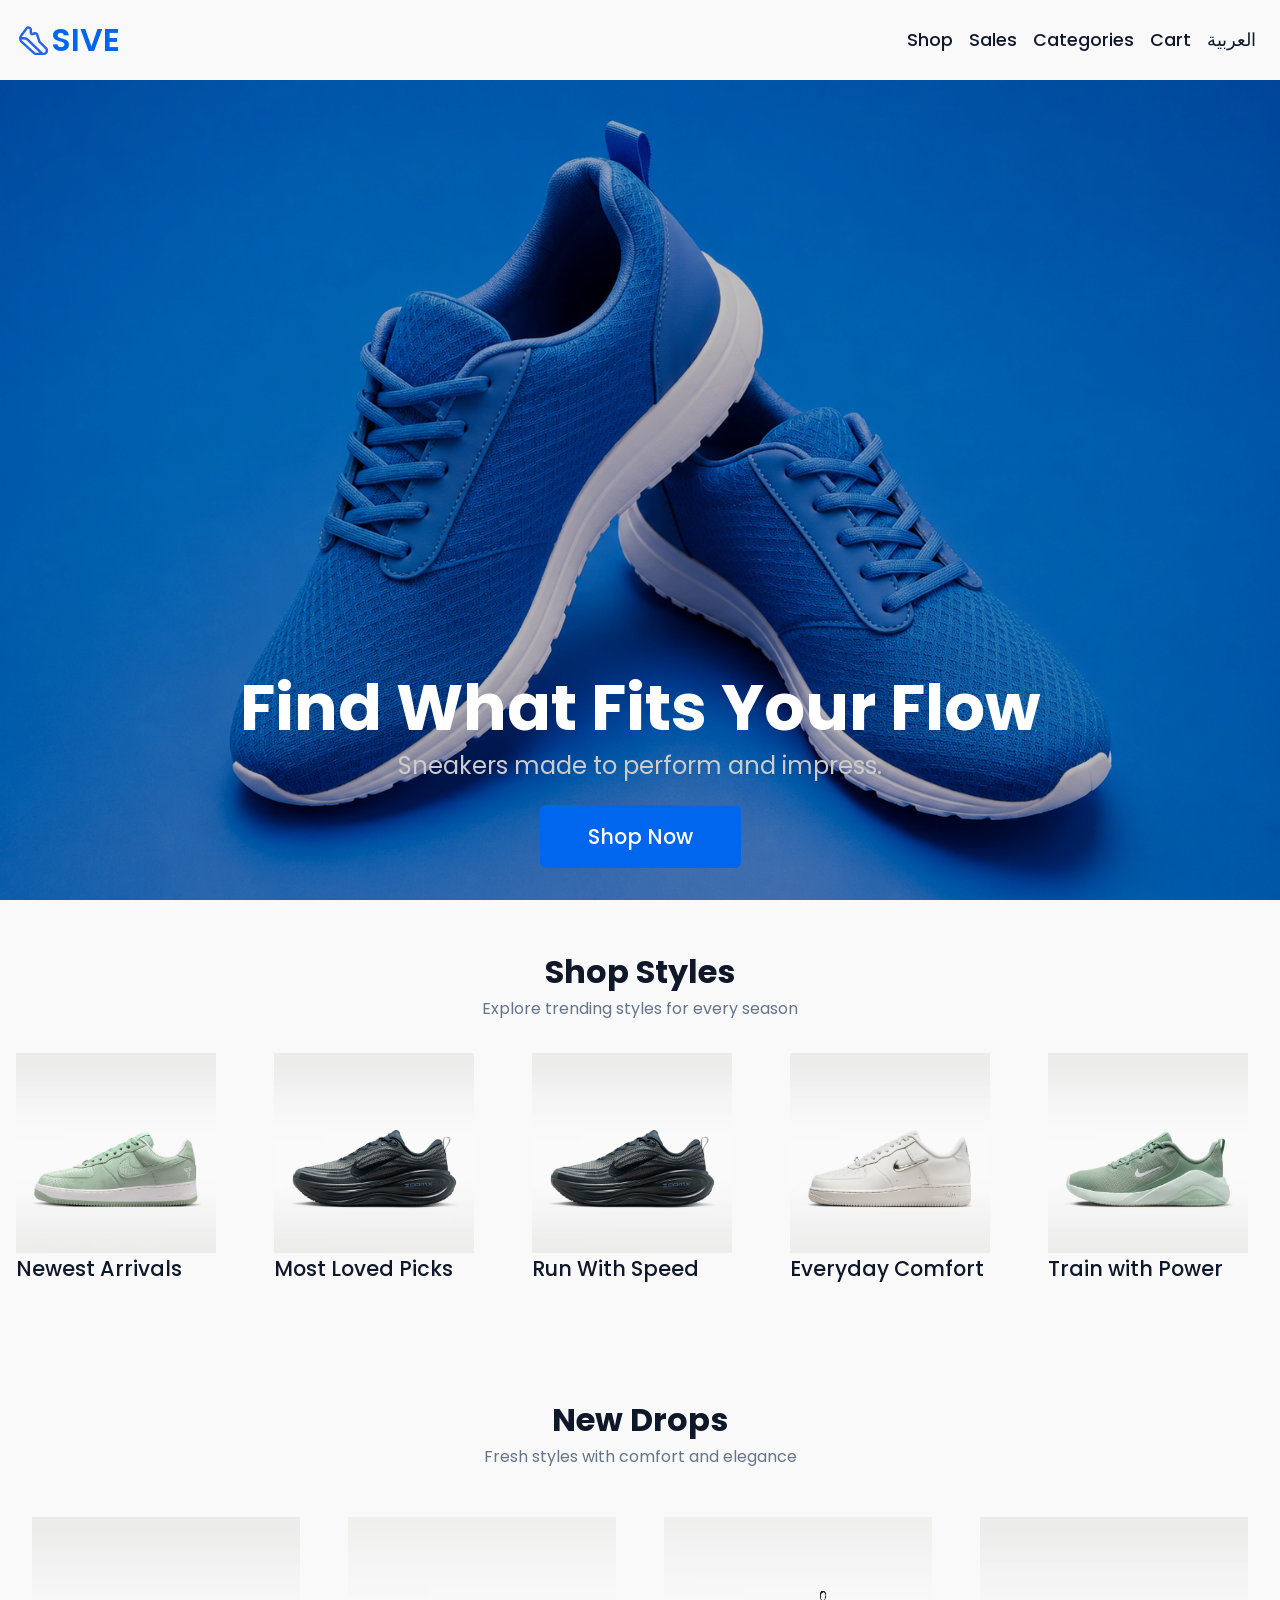
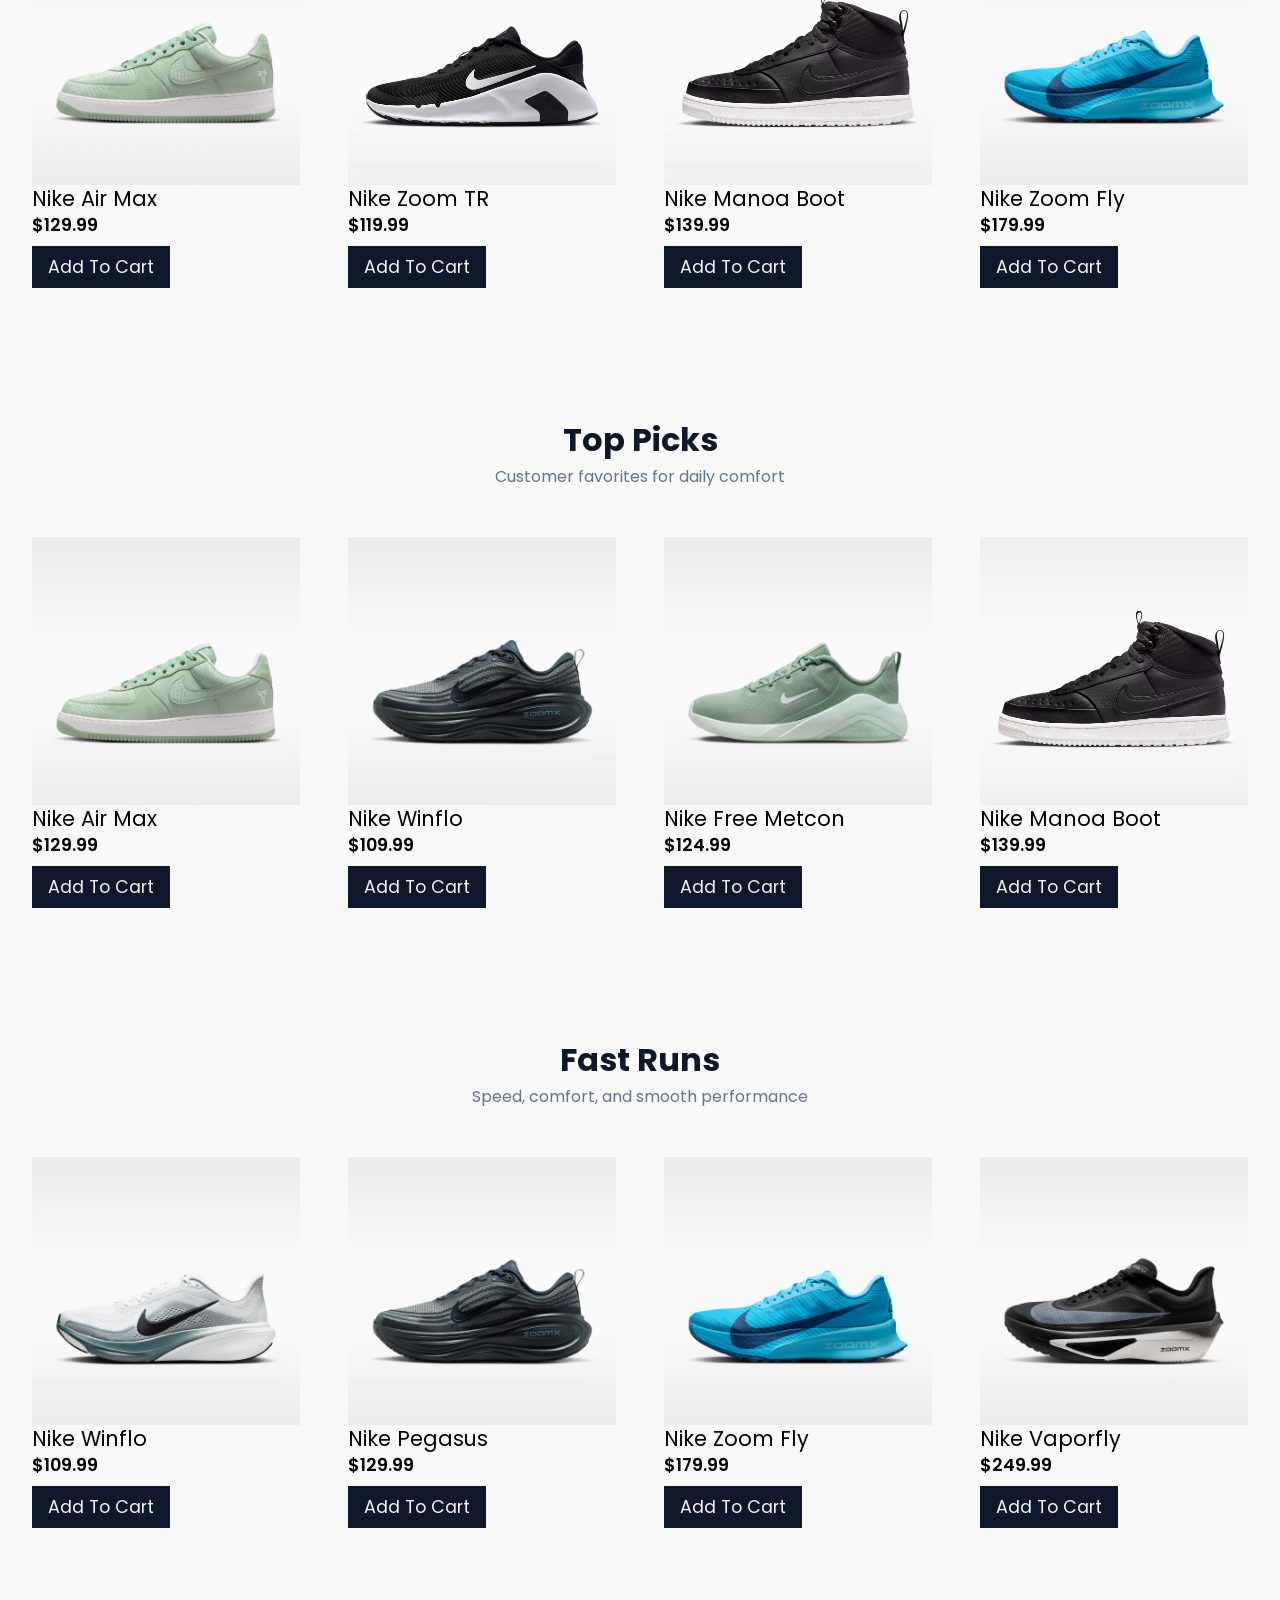
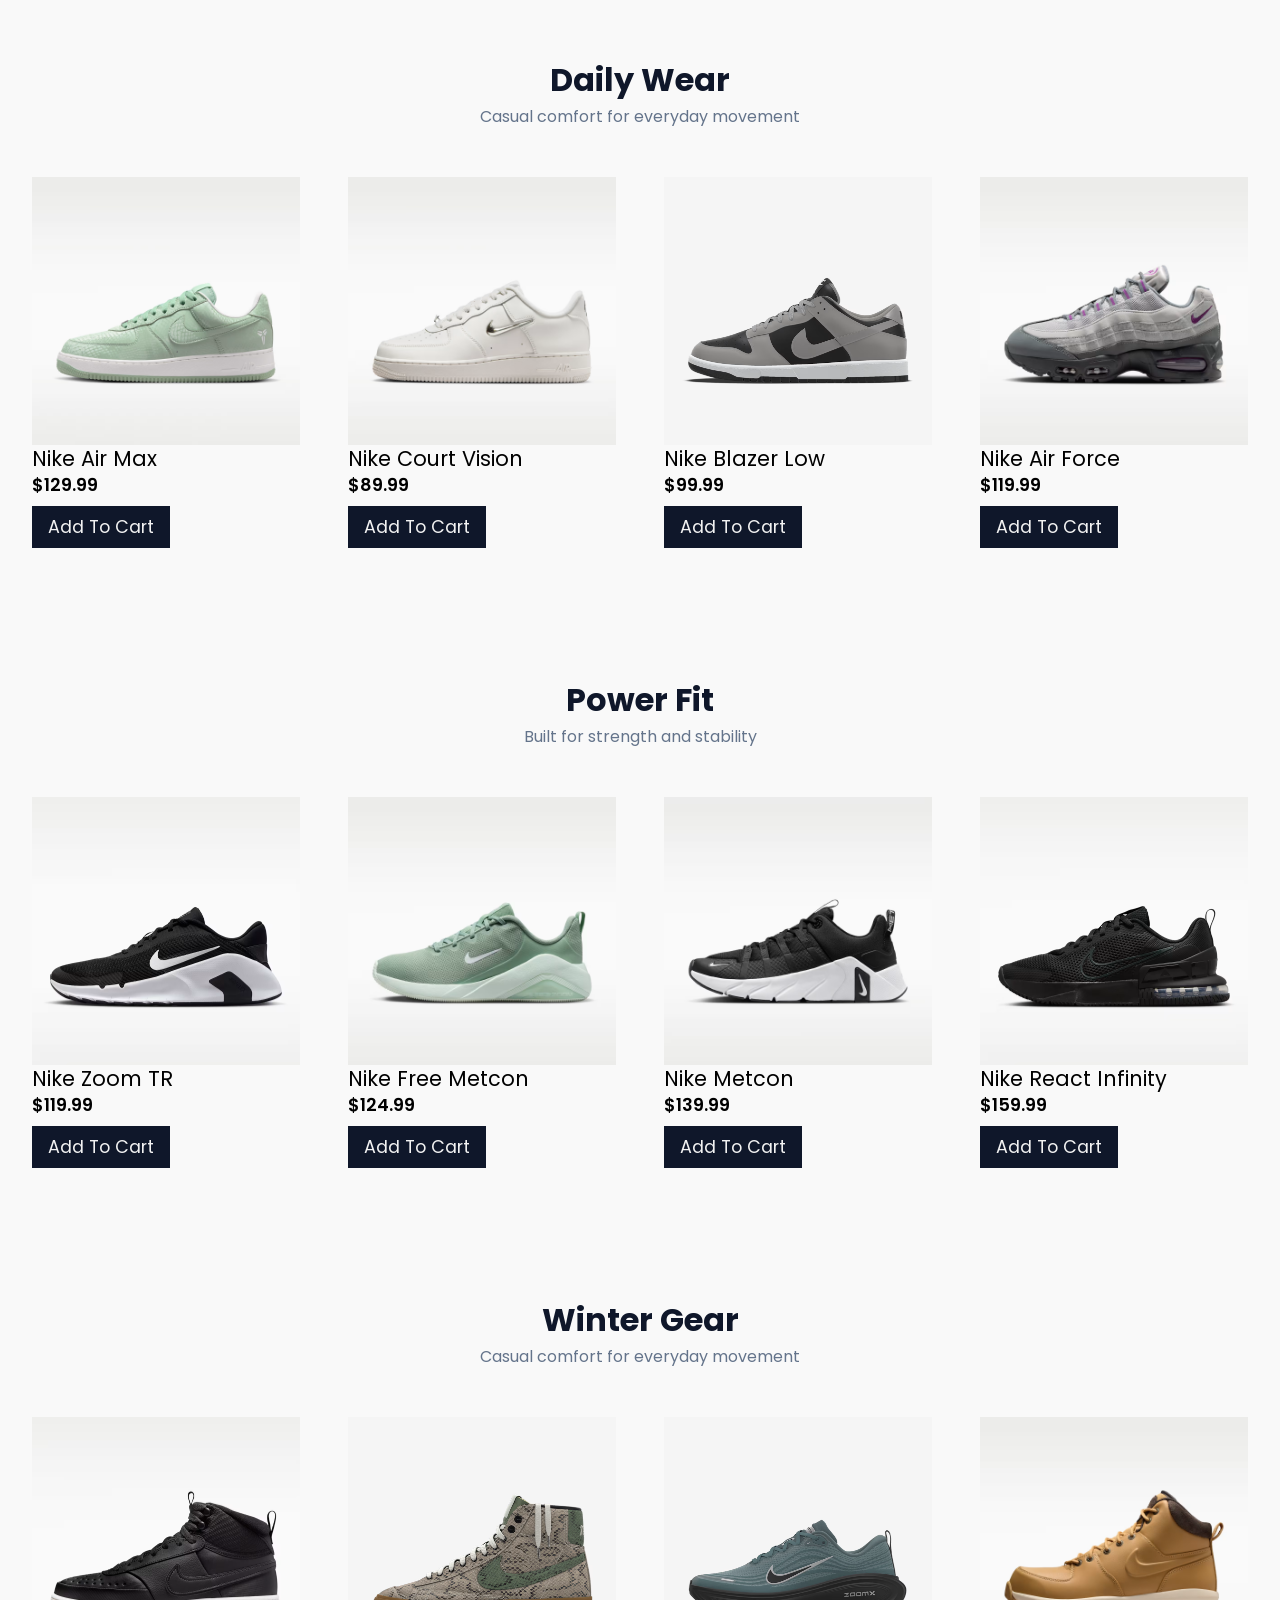
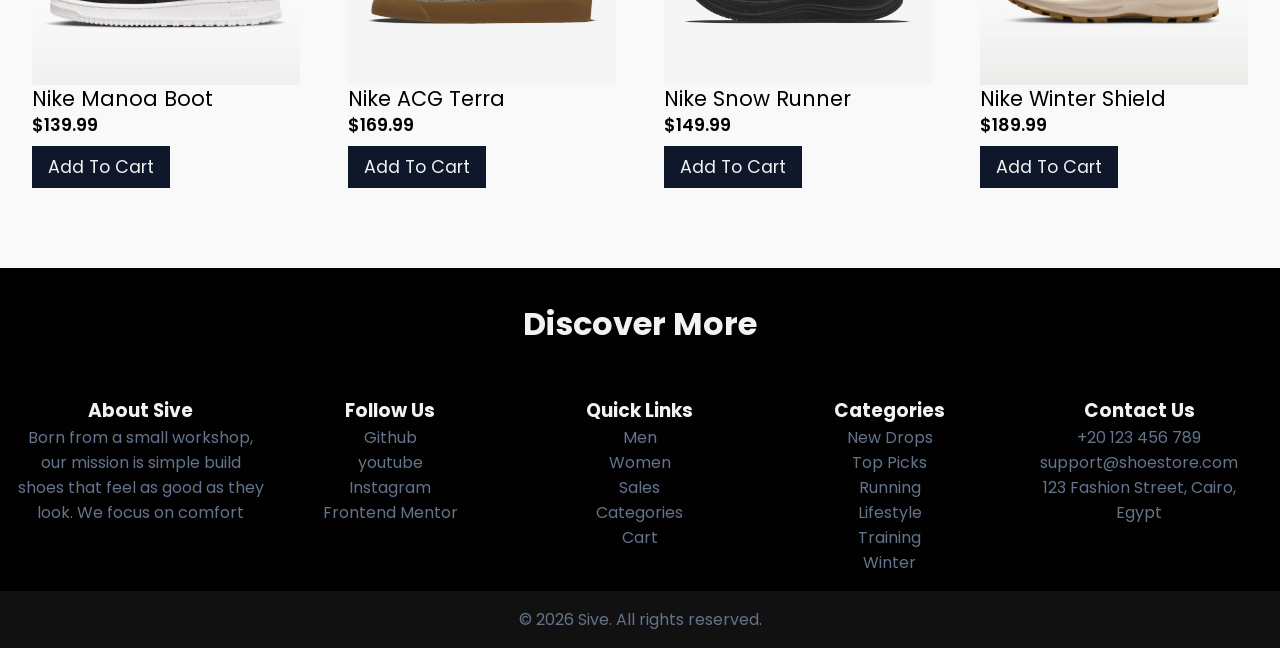
<file: index.html>
<!doctype html>
<html lang="en">
  <head>
    <meta charset="UTF-8" />
    <meta name="viewport" content="width=device-width, initial-scale=1.0" />
    <title>Sive</title>
    <link
      rel="icon"
      href="Images/favicon.png"
      type="image/png"
      sizes="100x100"
    />
    <link rel="stylesheet" href="style.css" />
  </head>
  <body>
    <header>
      <div class="container">
        <div class="logo">
          <svg
            xmlns="http://www.w3.org/2000/svg"
            height="35px"
            viewBox="0 -960 960 960"
            width="35px"
            fill="#2563eb"
          >
            <path
              d="M216-573.33q37 0 71.33 13.66 34.34 13.67 62 39.34L740-146.67h20q22.67 0 38-15.33 15.33-15.33 15.33-38 0-10.13-1.91-21.53-1.92-11.4-13.42-22.8l-181-181L542.67-648l-86 21.33q-32 8-57.67-11.66Q373.33-658 373.33-691v-92.67L328-806.33 160-581q-1.67 1.67-2.67 3.5t-2.66 4.17H216Zm0 66.66h-67.33q3 9.67 8.5 17.79T170-474l333.33 303q13 12.33 29 18.33 16 6 33.67 6h77.33l-339.66-325q-17.67-17-40.47-26-22.81-9-47.2-9ZM566-80q-30 0-57-11t-50-31L134-417q-46-42-51.5-103T114-631l154-206q17-23 45.5-30.5T368-861l28 14q21 11 32.5 30t11.5 42v84l74-19q30-8 58 7.5t38 44.5l65 196 170 170q20 20 27.5 43t7.5 49q0 50-35 85t-85 35H566Z"
            />
          </svg>
          <a href="#" class="brand-name" id="logo">Sive</a>
        </div>
            
        <input type="checkbox" id="menu-toggle" />
        <label for="menu-toggle" class="menu-btn">
          <span></span>
          <span></span>
          <span></span>
        </label>

        <ul class="nav">
          <li><a href="#toprated">Shop</a></li>
          <li><a href="#">Sales</a></li>
          <li><a href="#categories">Categories</a></li>
          <li><a href="#">Cart</a></li>
          <li><a href="arabic.html">العربية</a></li>
        </ul>
      </div>
    </header>

    <div class="hero">
      <div class="container">
        <h1>Find What Fits Your Flow</h1>
        <p>Sneakers made to perform and impress.</p>
        <button type="button" class="hero-cta">Shop Now</button>
      </div>
    </div>

    <main>
      <section id="categories" class="categories">
        <div class="container">
          <h2 class="section-title" id="categories">Shop Styles</h2>
          <p class="section-desc">Explore trending styles for every season</p>

          <div class="categories-grid">
            <a href="#latest" class="category-card">
              <img src="Images/casual1.avif" alt="Running Shoes" />
              <h2>Newest Arrivals</h2>
            </a>

            <a href="#toprated" class="category-card">
              <img src="Images/running2.avif" alt="Running Shoes" />
              <h2>Most Loved Picks</h2>
            </a>

            <a href="#running" class="category-card">
              <img src="Images/running2.avif" alt="Running Shoes" />
              <h2>Run With Speed</h2>
            </a>

            <a href="#casual" class="category-card">
              <img src="Images/casual2.avif" alt="Casual Shoes" />
              <h2>Everyday Comfort</h2>
            </a>

            <a href="#training" class="category-card">
              <img src="Images/gym1.webp" alt="Training Shoes" />
              <h2>Train with Power</h2>
            </a>

            <a href="#winter" class="category-card">
              <img src="Images/winter2.avif" alt="Winter Shoes" />
              <h2>Cold Weather Style</h2>
            </a>
          </div>
        </div>
      </section>

      <div class="product-section latest" id="latest">
        <div class="container">
          <h2>New Drops</h2>
          <p class="section-desc">Fresh styles with comfort and elegance</p>

          <div class="products-grid">
            <div class="product-card">
              <img src="Images/casual1.avif" alt="Lifestyle Shoes" />
              <h3>Nike Air Max</h3>

              <p class="product-price">$129.99</p>
              <button type="button" class="add-to-cart-btn">Add to Cart</button>
            </div>

            <div class="product-card">
              <img src="Images/gym4.avif" alt="Training Shoes" />
              <h3>Nike Zoom TR</h3>

              <p class="product-price">$119.99</p>
              <button type="button" class="add-to-cart-btn">Add to Cart</button>
            </div>

            <div class="product-card">
              <img src="Images/winter1.avif" alt="Winter Shoes" />
              <h3>Nike Manoa Boot</h3>

              <p class="product-price">$139.99</p>
              <button type="button" class="add-to-cart-btn">Add to Cart</button>
            </div>

            <div class="product-card">
              <img src="Images/running3.avif" alt="" />
              <h3>Nike Zoom Fly</h3>

              <p class="product-price">$179.99</p>
              <button type="button" class="add-to-cart-btn">Add to Cart</button>
            </div>
          </div>
        </div>
      </div>

      <div class="product-section top-rated" id="toprated">
        <div class="container">
          <h2>Top Picks</h2>
          <p class="section-desc">Customer favorites for daily comfort</p>

          <div class="products-grid">
            <div class="product-card">
              <img src="Images/casual1.avif" alt="Lifestyle Shoes" />
              <h3>Nike Air Max</h3>

              <p class="product-price">$129.99</p>
              <button type="button" class="add-to-cart-btn">Add to Cart</button>
            </div>

            <div class="product-card">
              <img src="Images/running2.avif" alt="Running Shoes" />
              <h3>Nike Winflo</h3>

              <p class="product-price">$109.99</p>
              <button type="button" class="add-to-cart-btn">Add to Cart</button>
            </div>

            <div class="product-card">
              <img src="Images/gym1.webp" alt="Training Shoes" />
              <h3>Nike Free Metcon</h3>

              <p class="product-price">$124.99</p>
              <button type="button" class="add-to-cart-btn">Add to Cart</button>
            </div>

            <div class="product-card">
              <img src="Images/winter1.avif" alt="Winter Shoes" />
              <h3>Nike Manoa Boot</h3>

              <p class="product-price">$139.99</p>
              <button type="button" class="add-to-cart-btn">Add to Cart</button>
            </div>
          </div>
        </div>
      </div>

      <div class="product-section running" id="running">
        <div class="container">
          <h2>Fast Runs</h2>
          <p class="section-desc">Speed, comfort, and smooth performance</p>

          <div class="products-grid">
            <div class="product-card">
              <img src="Images/running1.avif" alt="Running Shoes" />
              <h3>Nike Winflo</h3>

              <p class="product-price">$109.99</p>
              <button type="button" class="add-to-cart-btn">Add to Cart</button>
            </div>

            <div class="product-card">
              <img src="Images/running2.avif" alt="Running Shoes" />
              <h3>Nike Pegasus</h3>

              <p class="product-price">$129.99</p>
              <button type="button" class="add-to-cart-btn">Add to Cart</button>
            </div>

            <div class="product-card">
              <img src="Images/running3.avif" alt="Running Shoes" />
              <h3>Nike Zoom Fly</h3>

              <p class="product-price">$179.99</p>
              <button type="button" class="add-to-cart-btn">Add to Cart</button>
            </div>

            <div class="product-card">
              <img src="Images/running4.avif" alt="Running Shoes" />
              <h3>Nike Vaporfly</h3>

              <p class="product-price">$249.99</p>
              <button type="button" class="add-to-cart-btn">Add to Cart</button>
            </div>
          </div>
        </div>
      </div>

      <div class="product-section casual" id="casual">
        <div class="container">
          <h2>Daily Wear</h2>
          <p class="section-desc">Casual comfort for everyday movement</p>

          <div class="products-grid">
            <div class="product-card">
              <img src="Images/casual1.avif" alt="Casual Shoes" />
              <h3>Nike Air Max</h3>
              <p class="product-price">$129.99</p>
              <button type="button" class="add-to-cart-btn">Add to Cart</button>
            </div>

            <div class="product-card">
              <img src="Images/casual2.avif" alt="Casual Shoes" />
              <h3>Nike Court Vision</h3>
              <p class="product-price">$89.99</p>
              <button type="button" class="add-to-cart-btn">Add to Cart</button>
            </div>

            <div class="product-card">
              <img src="Images/casual3.avif" alt="Casual Shoes" />
              <h3>Nike Blazer Low</h3>
              <p class="product-price">$99.99</p>
              <button type="button" class="add-to-cart-btn">Add to Cart</button>
            </div>

            <div class="product-card">
              <img src="Images/casual4.avif" alt="Casual Shoes" />
              <h3>Nike Air Force</h3>

              <p class="product-price">$119.99</p>
              <button type="button" class="add-to-cart-btn">Add to Cart</button>
            </div>
          </div>
        </div>
      </div>

      <div class="product-section training" id="training">
        <div class="container">
          <h2>Power Fit</h2>
          <p class="section-desc">Built for strength and stability</p>

          <div class="products-grid">
            <div class="product-card">
              <img src="Images/gym4.avif" alt="Training Shoes" />
              <h3>Nike Zoom TR</h3>

              <p class="product-price">$119.99</p>
              <button type="button" class="add-to-cart-btn">Add to Cart</button>
            </div>

            <div class="product-card">
              <img src="Images/gym1.webp" alt="Training Shoes" />
              <h3>Nike Free Metcon</h3>

              <p class="product-price">$124.99</p>
              <button type="button" class="add-to-cart-btn">Add to Cart</button>
            </div>

            <div class="product-card">
              <img src="Images/gym2.avif" alt="Training Shoes" />
              <h3>Nike Metcon</h3>

              <p class="product-price">$139.99</p>
              <button type="button" class="add-to-cart-btn">Add to Cart</button>
            </div>

            <div class="product-card">
              <img src="Images/gym3.avif" alt="Training Shoes" />
              <h3>Nike React Infinity</h3>

              <p class="product-price">$159.99</p>
              <button type="button" class="add-to-cart-btn">Add to Cart</button>
            </div>
          </div>
        </div>
      </div>

      <div class="product-section winter" id="winter">
        <div class="container">
          <h2>Winter Gear</h2>
          <p class="section-desc">Casual comfort for everyday movement</p>

          <div class="products-grid">
            <div class="product-card">
              <img src="Images/winter1.avif" alt="Winter Shoes" />
              <h3>Nike Manoa Boot</h3>

              <p class="product-price">$139.99</p>
              <button type="button" class="add-to-cart-btn">Add to Cart</button>
            </div>

            <div class="product-card">
              <img src="Images/winter2.avif" alt="Winter Shoes" />
              <h3>Nike ACG Terra</h3>
              <p class="product-price">$169.99</p>
              <button type="button" class="add-to-cart-btn">Add to Cart</button>
            </div>

            <div class="product-card">
              <img src="Images/winter3.avif" alt="Winter Shoes" />
              <h3>Nike Snow Runner</h3>

              <p class="product-price">$149.99</p>
              <button type="button" class="add-to-cart-btn">Add to Cart</button>
            </div>

            <div class="product-card">
              <img src="Images/winter4.avif" alt="Winter Shoes" />
              <h3>Nike Winter Shield</h3>

              <p class="product-price">$189.99</p>
              <button type="button" class="add-to-cart-btn">Add to Cart</button>
            </div>
          </div>
        </div>
      </div>
    </main>

    <footer class="footer">
      <h2>Discover More</h2>
      <div class="container">
        <div class="about">
          <h3>About Sive</h3>
          <p>
            Born from a small workshop, our mission is simple build shoes that
            feel as good as they look. We focus on comfort
          </p>
        </div>
        <div class="links-container">
          <h3>Follow Us</h3>
          <ul>
            <li><a href="https://github.com/mo7amedxv">Github</a></li>
            <li>
              <a href="https://www.youtube.com/@Mohamedfrontend">youtube</a>
            </li>
            <li><a href="#">Instagram</a></li>
            <li>
              <a href="https://www.frontendmentor.io/profile/mo7amedxv"
                >Frontend Mentor</a
              >
            </li>
          </ul>
        </div>
        <div class="links-container">
          <h3>Quick Links</h3>
          <ul>
            <li><a href="#">Men</a></li>
            <li><a href="#">Women</a></li>
            <li><a href="#">Sales</a></li>
            <li><a href="#categories">Categories</a></li>
            <li><a href="#">Cart</a></li>
          </ul>
        </div>
        <div class="links-container">
          <h3>Categories</h3>
          <ul>
            <li><a href="#latest">New Drops</a></li>
            <li><a href="#toprated">Top Picks</a></li>
            <li><a href="#running">Running</a></li>
            <li><a href="#casual">Lifestyle</a></li>
            <li><a href="#training">Training</a></li>
            <li><a href="#winter">Winter</a></li>
          </ul>
        </div>
        <div class="links-container">
          <h3>Contact Us</h3>
          <ul>
            <li>+20 123 456 789</li>
            <li>support@shoestore.com</li>
            <li>123 Fashion Street, Cairo, Egypt</li>
          </ul>
        </div>
      </div>
      <p class="copyright">© 2026 Sive. All rights reserved.</p>
    </footer>

  </body>
</html>
</file>
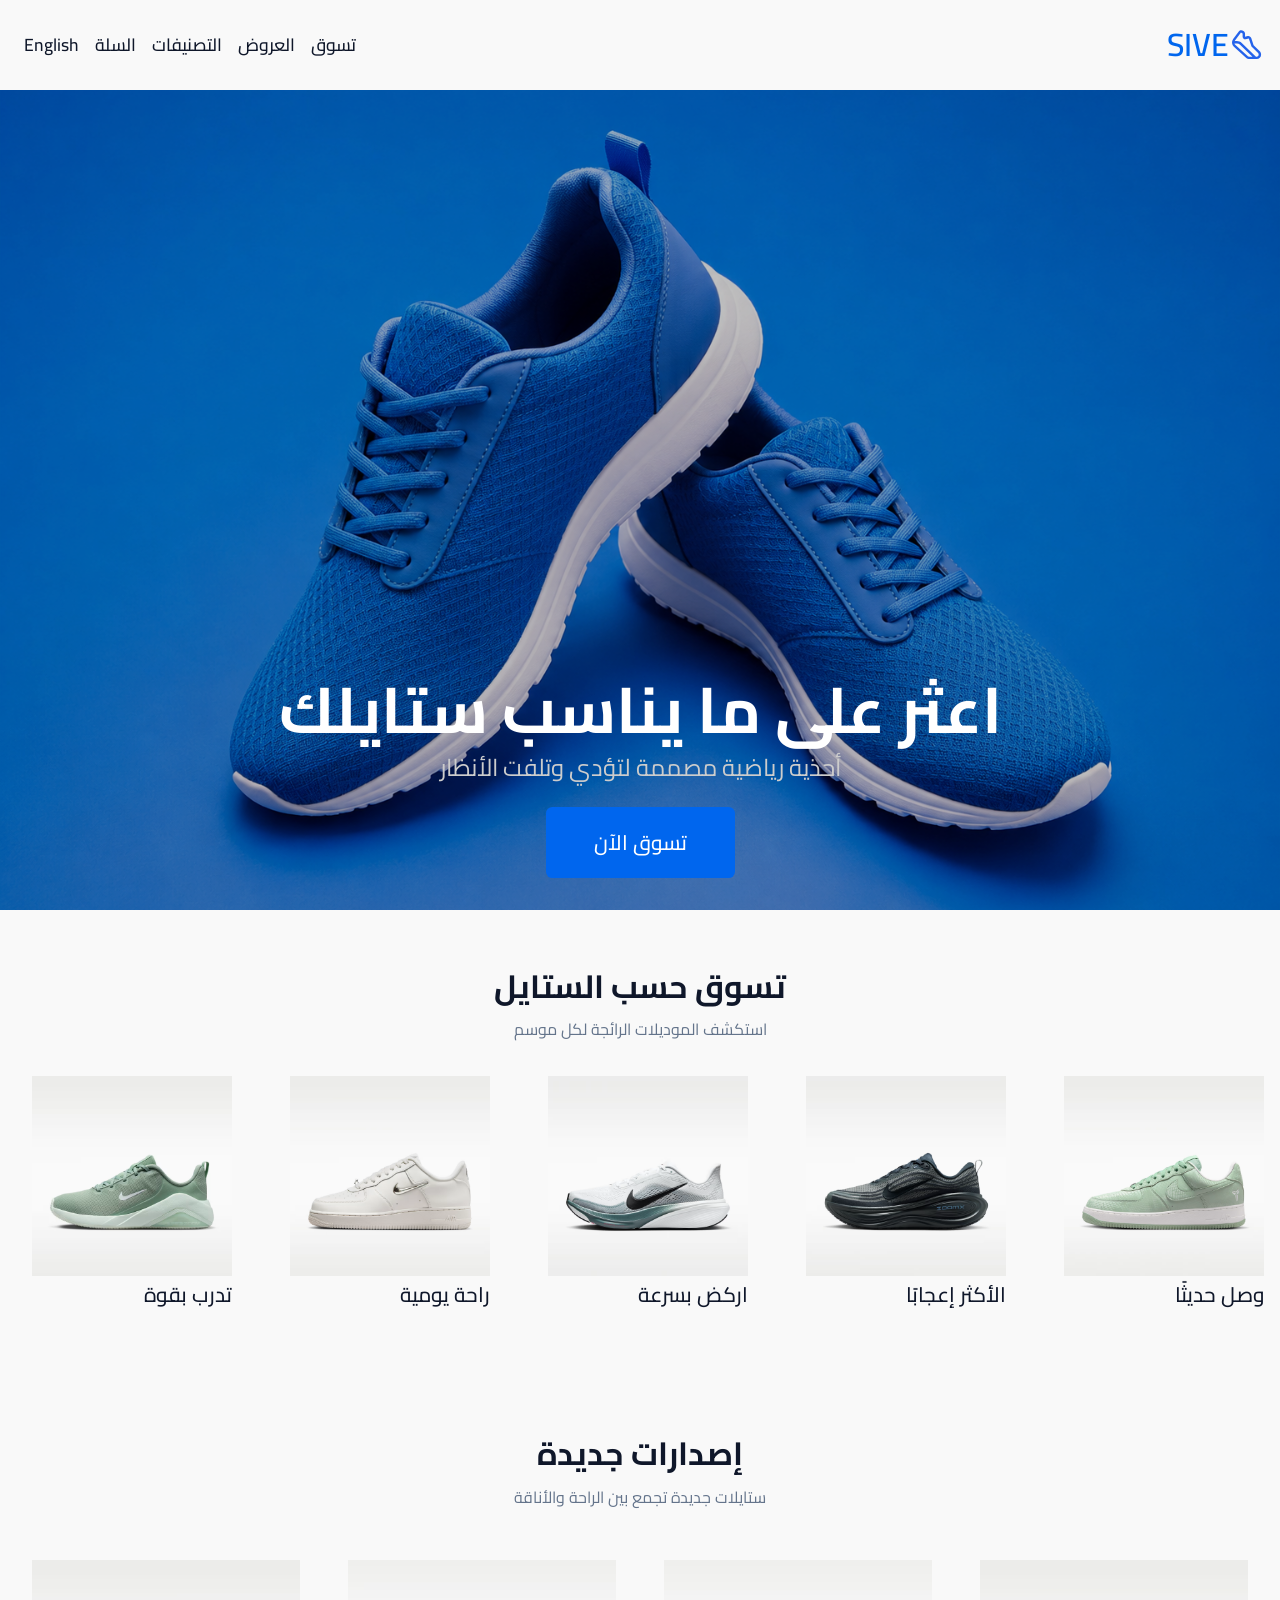
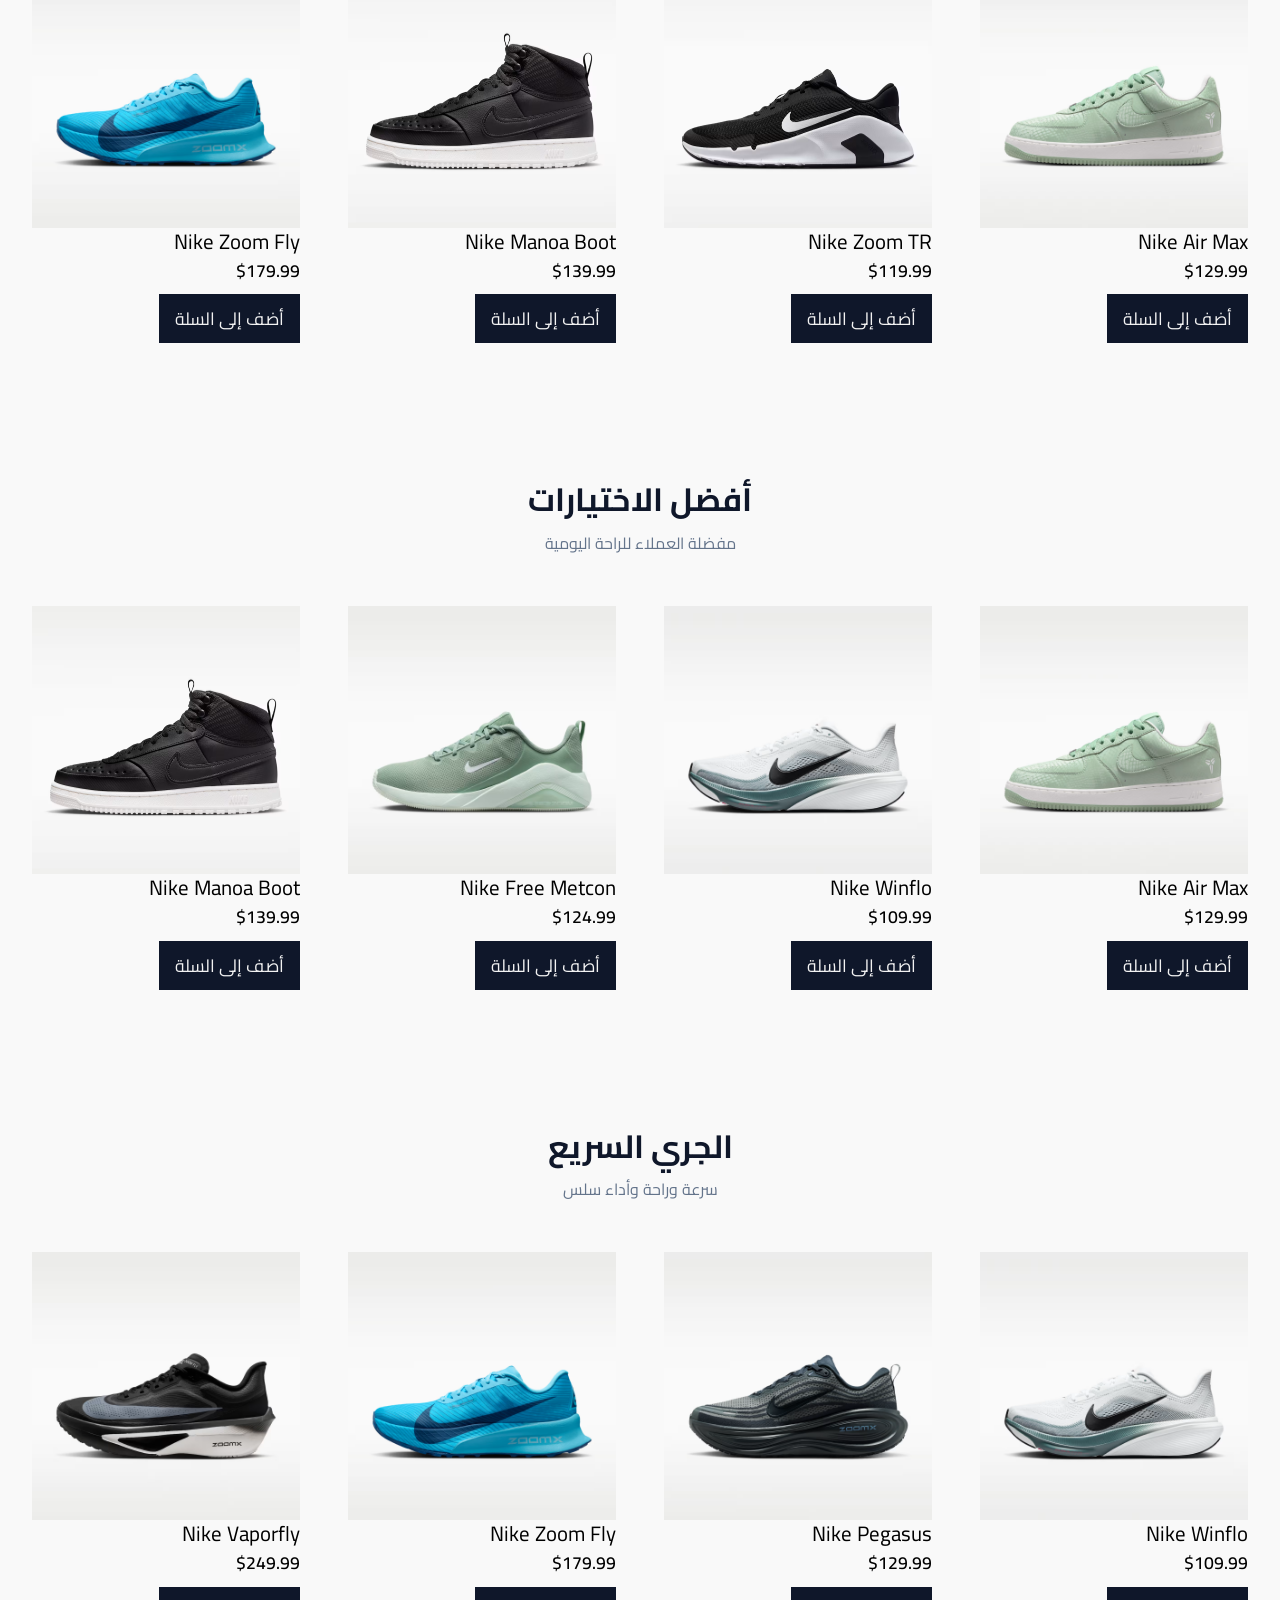
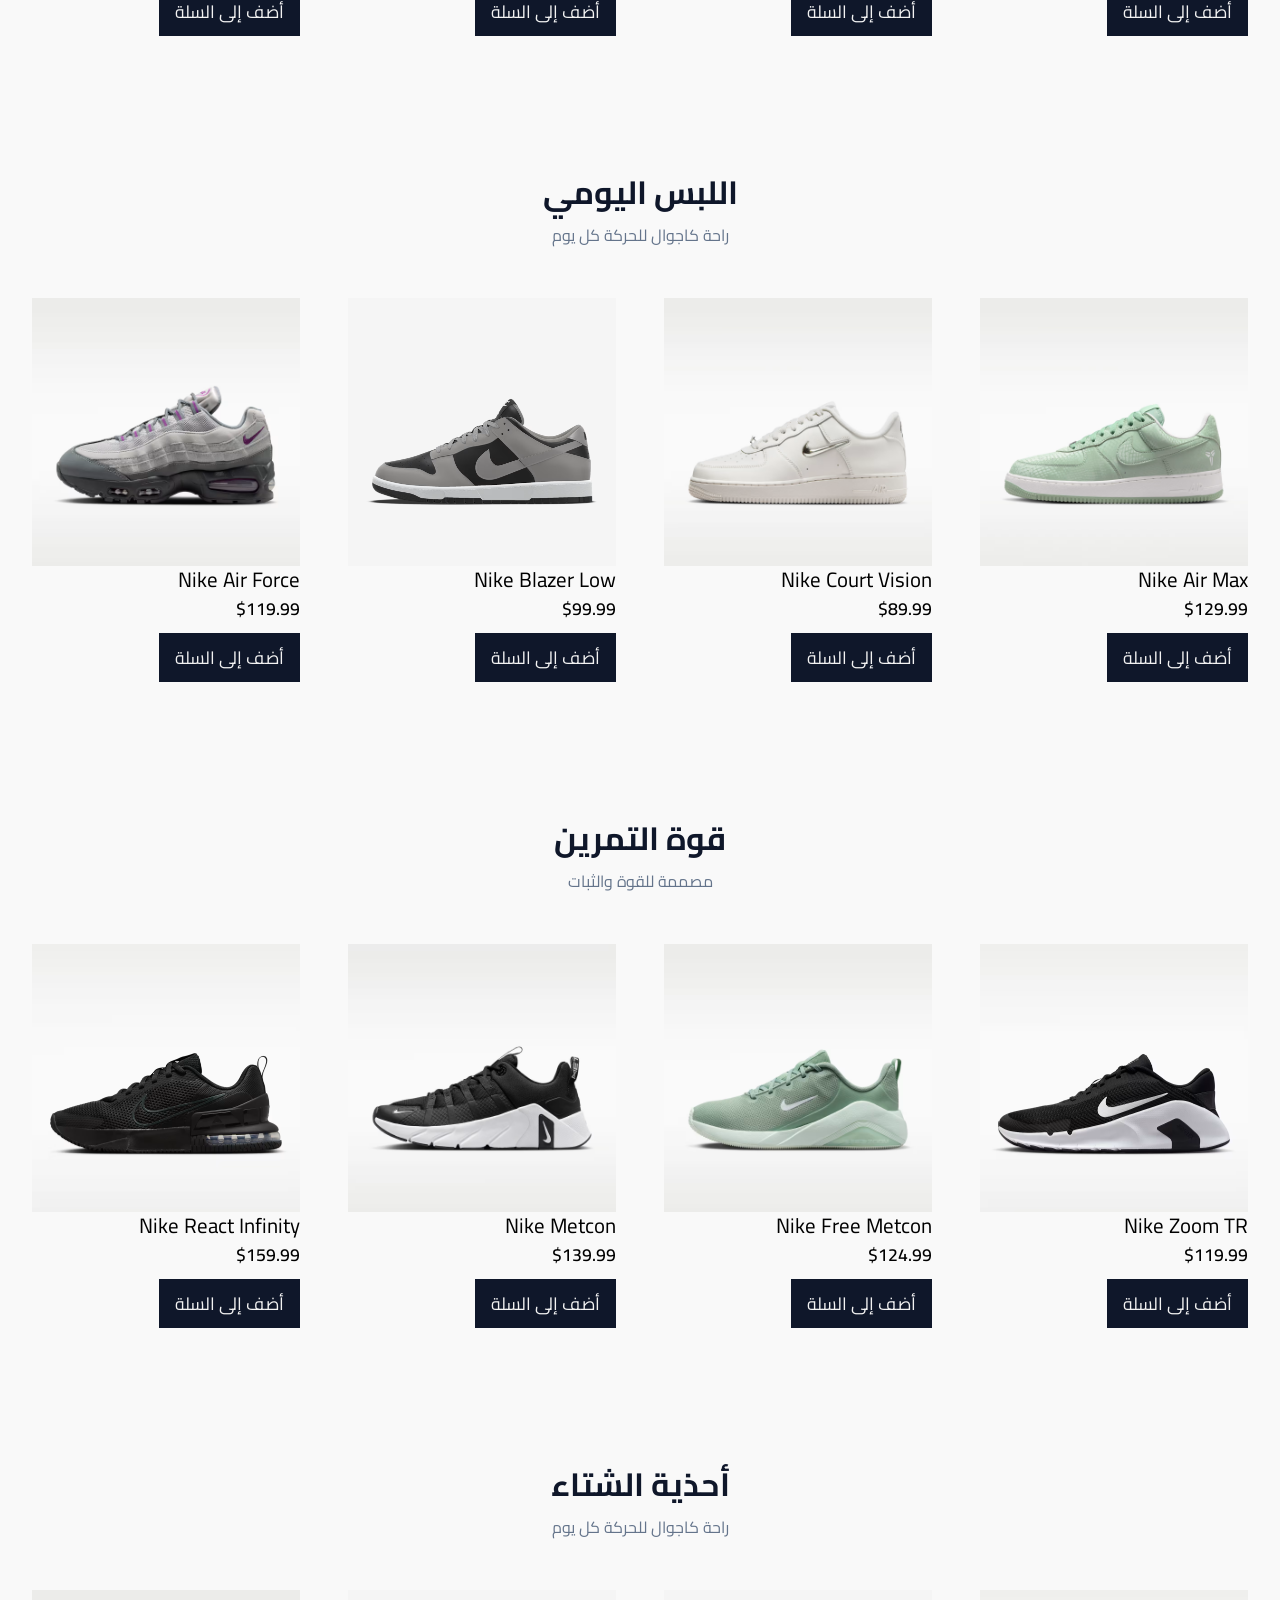
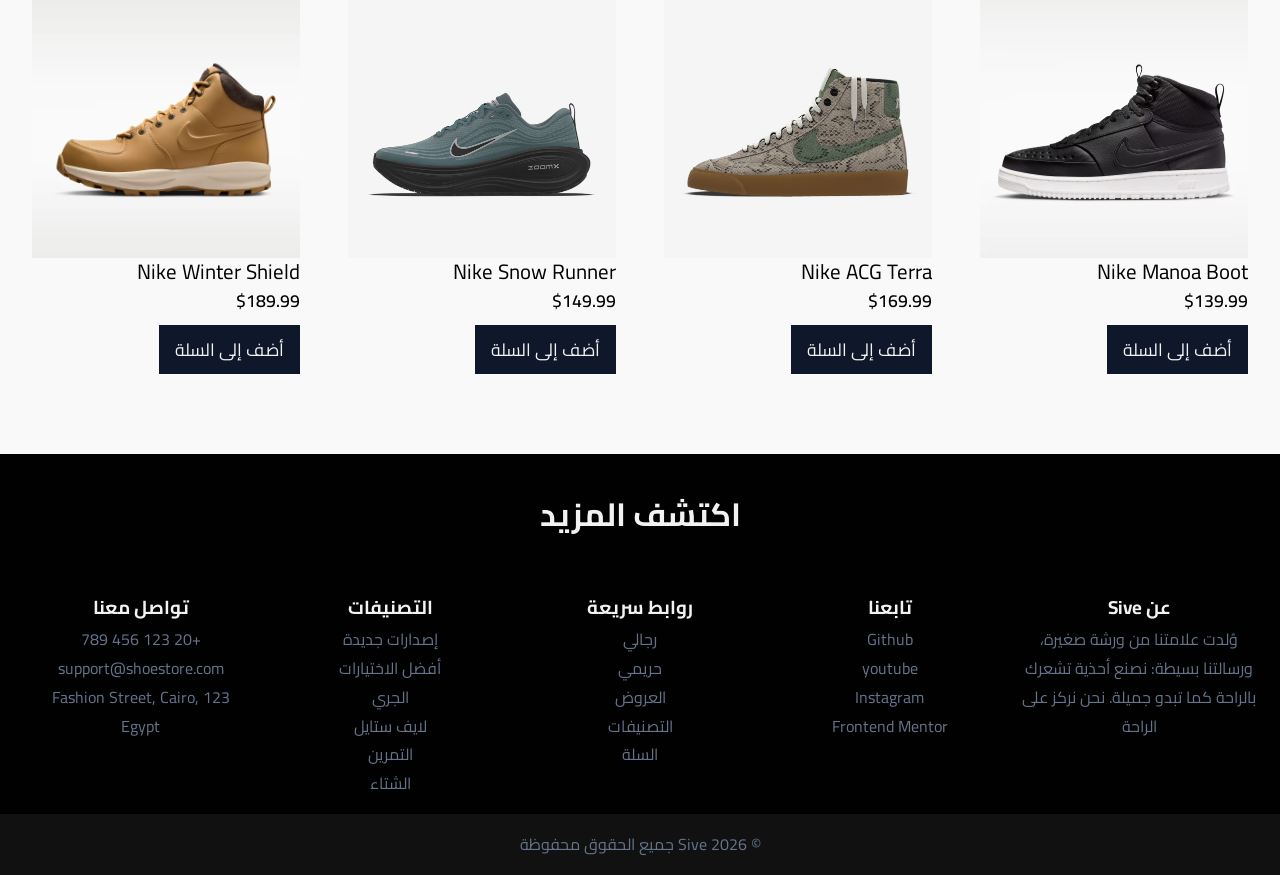
<file: arabic.html>
<!doctype html>
<html lang="ar">
  <head>
    <meta charset="UTF-8" />
    <meta name="viewport" content="width=device-width, initial-scale=1.0" />
    <title>Sive</title>
    <link
      rel="icon"
      href="Images/favicon.png"
      type="image/png"
      sizes="100x100"
    />
    <link rel="preconnect" href="https://fonts.googleapis.com" />
    <link rel="preconnect" href="https://fonts.gstatic.com" crossorigin />

    <link
      href="https://fonts.googleapis.com/css2?family=Cairo:wght@400;500;600&display=swap"
      rel="stylesheet"
    />
    <link rel="stylesheet" href="style.css" />
    <style>
      body {
        font-family: "Cairo", sans-serif;
        line-height: 1.8;
        direction: rtl;
      }
    </style>
  </head>
  <body>
    <header>
      <div class="container">
        <div class="logo">
          <svg
            xmlns="http://www.w3.org/2000/svg"
            height="35px"
            viewBox="0 -960 960 960"
            width="35px"
            fill="#2563eb"
          >
            <path
              d="M216-573.33q37 0 71.33 13.66 34.34 13.67 62 39.34L740-146.67h20q22.67 0 38-15.33 15.33-15.33 15.33-38 0-10.13-1.91-21.53-1.92-11.4-13.42-22.8l-181-181L542.67-648l-86 21.33q-32 8-57.67-11.66Q373.33-658 373.33-691v-92.67L328-806.33 160-581q-1.67 1.67-2.67 3.5t-2.66 4.17H216Zm0 66.66h-67.33q3 9.67 8.5 17.79T170-474l333.33 303q13 12.33 29 18.33 16 6 33.67 6h77.33l-339.66-325q-17.67-17-40.47-26-22.81-9-47.2-9ZM566-80q-30 0-57-11t-50-31L134-417q-46-42-51.5-103T114-631l154-206q17-23 45.5-30.5T368-861l28 14q21 11 32.5 30t11.5 42v84l74-19q30-8 58 7.5t38 44.5l65 196 170 170q20 20 27.5 43t7.5 49q0 50-35 85t-85 35H566Z"
            />
          </svg>
          <a href="#" class="brand-name" id="logo">Sive</a>
        </div>
        <input type="checkbox" id="menu-toggle" />
        <label for="menu-toggle" class="menu-btn">
          <span></span>
          <span></span>
          <span></span>
        </label>

        <ul class="nav">
          <li><a href="#">تسوق</a></li>
          <li><a href="#">العروض</a></li>
          <li><a href="#">التصنيفات</a></li>
          <li><a href="#">السلة</a></li>
          <li><a href="index.html">English</a></li>
        </ul>
      </div>
    </header>

    <div class="hero">
      <div class="container">
        <h1>اعثر على ما يناسب ستايلك</h1>
        <p>أحذية رياضية مصممة لتؤدي وتلفت الأنظار</p>
        <button type="button" class="hero-cta">تسوق الآن</button>
      </div>
    </div>

    <main>
      <section class="categories">
        <div class="container">
          <h2 class="section-title" id="categories">تسوق حسب الستايل</h2>
          <p class="section-desc">استكشف الموديلات الرائجة لكل موسم</p>

          <div class="categories-grid">
            <a href="#latest" class="category-card">
              <img src="Images/casual1.avif" alt="أحذية جري" />
              <h2>وصل حديثًا</h2>
            </a>

            <a href="#toprated" class="category-card">
              <img src="Images/running2.avif" alt="أحذية جري" />
              <h2>الأكثر إعجابًا</h2>
            </a>

            <a href="#running" class="category-card">
              <img src="Images/running1.avif" alt="أحذية جري" />
              <h2>اركض بسرعة</h2>
            </a>

            <a href="#casual" class="category-card">
              <img src="Images/casual2.avif" alt="أحذية كاجوال" />
              <h2>راحة يومية</h2>
            </a>

            <a href="#training" class="category-card">
              <img src="Images/gym1.webp" alt="أحذية تدريب" />
              <h2>تدرب بقوة</h2>
            </a>

            <a href="#winter" class="category-card">
              <img src="Images/winter2.avif" alt="أحذية شتوية" />
              <h2>ستايل الشتاء</h2>
            </a>
          </div>
        </div>
      </section>

      <div class="product-section latest" id="latest">
        <div class="container">
          <h2>إصدارات جديدة</h2>
          <p class="section-desc">ستايلات جديدة تجمع بين الراحة والأناقة</p>

          <div class="products-grid">
            <div class="product-card">
              <img src="Images/casual1.avif" alt="أحذية لايف ستايل" />
              <h3>Nike Air Max</h3>

              <p class="product-price">$129.99</p>
              <button type="button" class="add-to-cart-btn">
                أضف إلى السلة
              </button>
            </div>

            <div class="product-card">
              <img src="Images/gym4.avif" alt="أحذية تدريب" />
              <h3>Nike Zoom TR</h3>

              <p class="product-price">$119.99</p>
              <button type="button" class="add-to-cart-btn">
                أضف إلى السلة
              </button>
            </div>

            <div class="product-card">
              <img src="Images/winter1.avif" alt="أحذية شتوية" />
              <h3>Nike Manoa Boot</h3>

              <p class="product-price">$139.99</p>
              <button type="button" class="add-to-cart-btn">
                أضف إلى السلة
              </button>
            </div>

            <div class="product-card">
              <img src="Images/running3.avif" alt="أحذية جري" />
              <h3>Nike Zoom Fly</h3>

              <p class="product-price">$179.99</p>
              <button type="button" class="add-to-cart-btn">
                أضف إلى السلة
              </button>
            </div>
          </div>
        </div>
      </div>

      <div class="product-section top-rated" id="toprated">
        <div class="container">
          <h2>أفضل الاختيارات</h2>
          <p class="section-desc">مفضلة العملاء للراحة اليومية</p>

          <div class="products-grid">
            <div class="product-card">
              <img src="Images/casual1.avif" alt="أحذية لايف ستايل" />
              <h3>Nike Air Max</h3>

              <p class="product-price">$129.99</p>
              <button type="button" class="add-to-cart-btn">
                أضف إلى السلة
              </button>
            </div>

            <div class="product-card">
              <img src="Images/running1.avif" alt="أحذية جري" />
              <h3>Nike Winflo</h3>

              <p class="product-price">$109.99</p>
              <button type="button" class="add-to-cart-btn">
                أضف إلى السلة
              </button>
            </div>

            <div class="product-card">
              <img src="Images/gym1.webp" alt="أحذية تدريب" />
              <h3>Nike Free Metcon</h3>

              <p class="product-price">$124.99</p>
              <button type="button" class="add-to-cart-btn">
                أضف إلى السلة
              </button>
            </div>

            <div class="product-card">
              <img src="Images/winter1.avif" alt="أحذية شتوية" />
              <h3>Nike Manoa Boot</h3>

              <p class="product-price">$139.99</p>
              <button type="button" class="add-to-cart-btn">
                أضف إلى السلة
              </button>
            </div>
          </div>
        </div>
      </div>

      <div class="product-section running" id="running">
        <div class="container">
          <h2>الجري السريع</h2>
          <p class="section-desc">سرعة وراحة وأداء سلس</p>

          <div class="products-grid">
            <div class="product-card">
              <img src="Images/running1.avif" alt="أحذية جري" />
              <h3>Nike Winflo</h3>

              <p class="product-price">$109.99</p>
              <button type="button" class="add-to-cart-btn">
                أضف إلى السلة
              </button>
            </div>

            <div class="product-card">
              <img src="Images/running2.avif" alt="أحذية جري" />
              <h3>Nike Pegasus</h3>

              <p class="product-price">$129.99</p>
              <button type="button" class="add-to-cart-btn">
                أضف إلى السلة
              </button>
            </div>

            <div class="product-card">
              <img src="Images/running3.avif" alt="أحذية جري" />
              <h3>Nike Zoom Fly</h3>

              <p class="product-price">$179.99</p>
              <button type="button" class="add-to-cart-btn">
                أضف إلى السلة
              </button>
            </div>

            <div class="product-card">
              <img src="Images/running4.avif" alt="أحذية جري" />
              <h3>Nike Vaporfly</h3>

              <p class="product-price">$249.99</p>
              <button type="button" class="add-to-cart-btn">
                أضف إلى السلة
              </button>
            </div>
          </div>
        </div>
      </div>

      <div class="product-section casual" id="casual">
        <div class="container">
          <h2>اللبس اليومي</h2>
          <p class="section-desc">راحة كاجوال للحركة كل يوم</p>

          <div class="products-grid">
            <div class="product-card">
              <img src="Images/casual1.avif" alt="أحذية كاجوال" />
              <h3>Nike Air Max</h3>
              <p class="product-price">$129.99</p>
              <button type="button" class="add-to-cart-btn">
                أضف إلى السلة
              </button>
            </div>

            <div class="product-card">
              <img src="Images/casual2.avif" alt="أحذية كاجوال" />
              <h3>Nike Court Vision</h3>
              <p class="product-price">$89.99</p>
              <button type="button" class="add-to-cart-btn">
                أضف إلى السلة
              </button>
            </div>

            <div class="product-card">
              <img src="Images/casual3.avif" alt="أحذية كاجوال" />
              <h3>Nike Blazer Low</h3>
              <p class="product-price">$99.99</p>
              <button type="button" class="add-to-cart-btn">
                أضف إلى السلة
              </button>
            </div>

            <div class="product-card">
              <img src="Images/casual4.avif" alt="أحذية كاجوال" />
              <h3>Nike Air Force</h3>

              <p class="product-price">$119.99</p>
              <button type="button" class="add-to-cart-btn">
                أضف إلى السلة
              </button>
            </div>
          </div>
        </div>
      </div>

      <div class="product-section training" id="training">
        <div class="container">
          <h2>قوة التمرين</h2>
          <p class="section-desc">مصممة للقوة والثبات</p>

          <div class="products-grid">
            <div class="product-card">
              <img src="Images/gym4.avif" alt="أحذية تدريب" />
              <h3>Nike Zoom TR</h3>

              <p class="product-price">$119.99</p>
              <button type="button" class="add-to-cart-btn">
                أضف إلى السلة
              </button>
            </div>

            <div class="product-card">
              <img src="Images/gym1.webp" alt="أحذية تدريب" />
              <h3>Nike Free Metcon</h3>

              <p class="product-price">$124.99</p>
              <button type="button" class="add-to-cart-btn">
                أضف إلى السلة
              </button>
            </div>

            <div class="product-card">
              <img src="Images/gym2.avif" alt="أحذية تدريب" />
              <h3>Nike Metcon</h3>

              <p class="product-price">$139.99</p>
              <button type="button" class="add-to-cart-btn">
                أضف إلى السلة
              </button>
            </div>

            <div class="product-card">
              <img src="Images/gym3.avif" alt="أحذية تدريب" />
              <h3>Nike React Infinity</h3>

              <p class="product-price">$159.99</p>
              <button type="button" class="add-to-cart-btn">
                أضف إلى السلة
              </button>
            </div>
          </div>
        </div>
      </div>

      <div class="product-section winter" id="winter">
        <div class="container">
          <h2>أحذية الشتاء</h2>
          <p class="section-desc">راحة كاجوال للحركة كل يوم</p>

          <div class="products-grid">
            <div class="product-card">
              <img src="Images/winter1.avif" alt="أحذية شتوية" />
              <h3>Nike Manoa Boot</h3>

              <p class="product-price">$139.99</p>
              <button type="button" class="add-to-cart-btn">
                أضف إلى السلة
              </button>
            </div>

            <div class="product-card">
              <img src="Images/winter2.avif" alt="أحذية شتوية" />
              <h3>Nike ACG Terra</h3>
              <p class="product-price">$169.99</p>
              <button type="button" class="add-to-cart-btn">
                أضف إلى السلة
              </button>
            </div>

            <div class="product-card">
              <img src="Images/winter3.avif" alt="أحذية شتوية" />
              <h3>Nike Snow Runner</h3>

              <p class="product-price">$149.99</p>
              <button type="button" class="add-to-cart-btn">
                أضف إلى السلة
              </button>
            </div>

            <div class="product-card">
              <img src="Images/winter4.avif" alt="أحذية شتوية" />
              <h3>Nike Winter Shield</h3>

              <p class="product-price">$189.99</p>
              <button type="button" class="add-to-cart-btn">
                أضف إلى السلة
              </button>
            </div>
          </div>
        </div>
      </div>
    </main>

    <footer class="footer">
      <h2>اكتشف المزيد</h2>
      <div class="container">
        <div class="about">
          <h3>عن Sive</h3>
          <p>
            وُلدت علامتنا من ورشة صغيرة، ورسالتنا بسيطة: نصنع أحذية تشعرك
            بالراحة كما تبدو جميلة. نحن نركز على الراحة
          </p>
        </div>
        <div class="links-container">
          <h3>تابعنا</h3>
          <ul>
            <li><a href="https://github.com/mo7amedxv">Github</a></li>
            <li>
              <a href="https://www.youtube.com/@Mohamedfrontend">youtube</a>
            </li>
            <li><a href="#">Instagram</a></li>
            <li>
              <a href="https://www.frontendmentor.io/profile/mo7amedxv"
                >Frontend Mentor</a
              >
            </li>
          </ul>
        </div>
        <div class="links-container">
          <h3>روابط سريعة</h3>
          <ul>
            <li><a href="#">رجالي</a></li>
            <li><a href="#">حريمي</a></li>
            <li><a href="#">العروض</a></li>
            <li><a href="#">التصنيفات</a></li>
            <li><a href="#">السلة</a></li>
          </ul>
        </div>
        <div class="links-container">
          <h3>التصنيفات</h3>
          <ul>
            <li><a href="#latest">إصدارات جديدة</a></li>
            <li><a href="#toprated">أفضل الاختيارات</a></li>
            <li><a href="#running">الجري</a></li>
            <li><a href="#casual">لايف ستايل</a></li>
            <li><a href="#training">التمرين</a></li>
            <li><a href="#Winter">الشتاء</a></li>
          </ul>
        </div>
        <div class="links-container">
          <h3>تواصل معنا</h3>
          <ul>
            <li>+20 123 456 789</li>
            <li>support@shoestore.com</li>
            <li>123 Fashion Street, Cairo, Egypt</li>
          </ul>
        </div>
      </div>
      <p class="copyright">© 2026 Sive جميع الحقوق محفوظة</p>
    </footer>
  </body>
</html>
</file>
<file: style.css>
@import url("https://fonts.googleapis.com/css2?family=Poppins:wght@400;500;600&display=swap");
:root {
  --primary: #0066ee;
  --primary-light: #60a5fa;
  --primary-dark: #1e40af;
  --primary-hover: #1943cf;
  --bg: #f9f9f9;
  --card: #fff;
  --text: #0f172a;
  --text-muted: #64748b;
  --light-text: hsl(0, 0%, 95%);
  --border: #e2e8f0;
  --shadow: 0 10px 25px rgba(37, 99, 235, 0.08);
  --main-section-padding: 3rem;
  --space-xl: 3rem;
  --section-space: 2rem;
  --card-space: 1rem;
  --space: 0.5rem;
  --fw-sm: 400;
  --fw-md: 500;
  --fw-lg: 600;
  --fs-xl: 4rem;
  --fs-lg: 2rem;
  --fs-md: 1.5rem;
  --fs-sm: 1.3rem;
  --fs-xm: 1.1rem;
  --radius-sm: 0.4rem;
  --radius-md: 1rem;
  --radius-lg: 1.5rem;
}
* {
  margin: 0;
  padding: 0;
  box-sizing: border-box;
}
html {
  scroll-behavior: smooth;
}
body {
  font-family: "poppins", "Segoe UI", Tahoma, Geneva, Verdana, sans-serif;
  background-color: var(--bg);
}
button {
  font-family: inherit;
  border: none;
  cursor: pointer;
}
a {
  text-decoration: none;
  display: block;
}
li {
  list-style: none;
}
img {
  display: block;
  max-width: 100%;
}
.container {
  max-width: 1440px;
  margin: 0 auto;
  padding: 0 var(--card-space);
}
header .container,
header ul,
header .logo {
  display: flex;
  align-items: center;
  justify-content: space-between;
}
header {
  padding: var(--card-space) 0;
}
.logo img {
  filter: invert(1);
}
header .logo a {
  font-size: var(--fs-lg);
  font-weight: var(--fw-lg);
  text-transform: uppercase;
  color: var(--primary);
}
header .nav a {
  color: var(--text);
  padding: var(--space);
  font-weight: var(--fw-md);
  font-size: var(--fs-xm);
}
header .nav a:hover {
  color: var(--primary);
}

.hero {
  background: url("Images/sale-blue.png") no-repeat center/cover;
  height: calc(100svh - 80px);
  min-height: 500px;
  display: flex;
  align-items: flex-end;
  text-align: center;
  position: relative;
}
.hero::after {
  content: "";
  background-color: rgba(0, 0, 0, 0.25);
  position: absolute;
  width: 100%;
  height: 100%;
}
h1 {
  color: var(--text);
  font-size: var(--fs-xl);
  color: white;
  z-index: 20;
  position: relative;
  line-height: 1.1;
}
.hero p {
  color: var(--text-muted);
  color: #ccc;
  z-index: 20;
  position: relative;
  margin-bottom: var(--card-space);
  font-size: var(--fs-md);
  line-height: 1.9;
}
.hero-cta {
  margin-bottom: var(--section-space);
  padding: var(--card-space) var(--space-xl);
  font-size: var(--fs-sm);
  border-radius: var(--radius-sm);
  background-color: var(--primary);
  color: white;
  z-index: 20;
  font-weight: var(--fw-md);
  position: relative;
}
.hero-cta:hover {
  background-color: var(--primary-hover);
}
.categories-grid {
  display: grid;
  grid-template-columns: repeat(6, 250px);
  overflow-x: scroll;
  scrollbar-width: none;
  width: 100%;
  align-items: baseline;
  gap: var(--space);
}
.categories-grid,
.products-grid {
  padding: var(--card-space) 0;
}
.section-title,
h2:not(.categories-grid h2, .product-card h2) {
  color: var(--text);
  text-align: center;
  font-size: var(--fs-lg);
}
.latest,
.categories,
.top-rated,
.running,
.casual,
.training,
.winter,
.about,
.contact,
footer {
  padding: var(--main-section-padding) 0;
}
.section-desc {
  color: var(--text-muted);
  text-align: center;
  margin-bottom: var(--card-space);
}
.categories-grid h2 {
  color: var(--text);
  font-weight: var(--fw-md);
  font-size: var(--fs-sm);
}
.category-card img {
  max-width: 200px;
  max-height: 200px;
  aspect-ratio: 1/1;
  object-fit: cover;
}
.categories-grid h2:hover {
  color: var(--primary);
}
.products-grid {
  display: grid;
  grid-template-columns: repeat(auto-fit, minmax(300px, 1fr));
  place-items: center;
  align-items: baseline;
  gap: var(--card-space);
}
.product-card {
  padding: var(--card-space);
}

.product-card:hover {
  cursor: pointer;
}

.product-card img {
  object-fit: cover;
  aspect-ratio: 1/1;
  transition: 0.3s;
}

.product-card button {
  background-color: var(--text);
  color: var(--light-text);
  padding: var(--space) var(--card-space);
  font-size: var(--fs-xm);
  text-transform: capitalize;
  font-weight: var(--fw-sm);
  transition: 0.3s ease;
}
.product-card button:hover {
  background-color: var(--primary-hover);
}
.product-card h3 {
  font-weight: var(--fw-sm);
  font-size: var(--fs-sm);
  line-height: 1.3;
  position: relative;
  z-index: 20;
}
.product-price {
  font-weight: var(--fw-lg);
  font-size: var(--fs-xm);
  margin-bottom: var(--space);
}
footer .container {
  display: grid;
  grid-template-columns: repeat(auto-fit, minmax(200px, 1fr));
  align-items: first baseline;
  place-content: center;
  justify-items: center;
  text-align: center;
}
footer {
  background-color: #010101;
  padding: var(--section-space) 0 0 0;
}
footer h2,
footer h3 {
  color: var(--light-text) !important;
  text-align: center;
  justify-self: center;
  margin-inline: auto;
}

footer p,
footer a,
footer li {
  color: var(--text-muted);
  text-align: center;
  margin-inline: auto;
}
footer a:hover {
  text-decoration: underline;
}
footer a {
  width: fit-content;
  justify-self: center;
  margin-inline: auto;
}
.copyright {
  text-align: center;
  padding: var(--card-space);
  background-color: #111;
}
footer .links-container {
  padding: var(--card-space);
}
#menu-toggle {
  display: none;
}
.menu-btn {
  display: none;
  align-items: center;
  justify-content: space-between;
  flex-direction: column;
  width: 30px;
  height: 25px;
}
.menu-btn span {
  background-color: var(--text);
  border-radius: var(--radius-md);
  width: 100%;
  height: 3px;
  transition: 0.3s;
}
#menu-toggle:checked ~ .menu-btn :nth-child(1) {
  transform: translate(0, 12px) rotate(45deg);
}
#menu-toggle:checked ~ .menu-btn :nth-child(2) {
  opacity: 0;
}

#menu-toggle:checked ~ .menu-btn :nth-child(3) {
  transform: translate(0, -10px) rotate(-45deg);
}
@media (max-width: 1000px) {
  .menu-btn {
    display: flex;
  }
  .nav {
    visibility: hidden;
    opacity: 0;
    position: absolute;
    flex-direction: column;
    z-index: 9999;
    width: 100%;
    background-color: var(--bg);
    right: 0rem;
    top: 4rem;
    transition: 0.3s;
  }
  .nav a:not(.nav li:last-child a) {
    border-bottom: 1px solid #ccc;
  }
  .nav li,
  .nav a {
    width: 100%;
    text-align: center;
    display: block;
  }
  #menu-toggle:checked ~ .nav {
    visibility: visible;
    opacity: 1;
    top: 5rem;
  }
  .nav li a {
    padding: var(--card-space);
  }
  .hero {
    align-items: center;
  }
  h1 {
    font-size: 3rem;
  }
  .hero p {
    font-size: 1.1rem;
  }

  .latest,
  .categories,
  .top-rated,
  .running,
  .casual,
  .training,
  .winter,
  .about,
  .contact {
    padding: var(--section-space) 0;
  }
  .products-grid {
    display: flex;
    align-items: flex-start;
    justify-content: space-between;
    overflow-x: scroll;
    scrollbar-width: none;
  }
  .product-card {
    min-width: 250px;
  }
}
@media (max-width: 400px) {
  .container {
    padding: 0.5rem;
  }
}
.categories-grid::-webkit-scrollbar {
  display: none;
}
.categories-grid {
  scrollbar-width: none;
  -ms-overflow-style: none;
  overflow-y: scroll;
}
</file>
